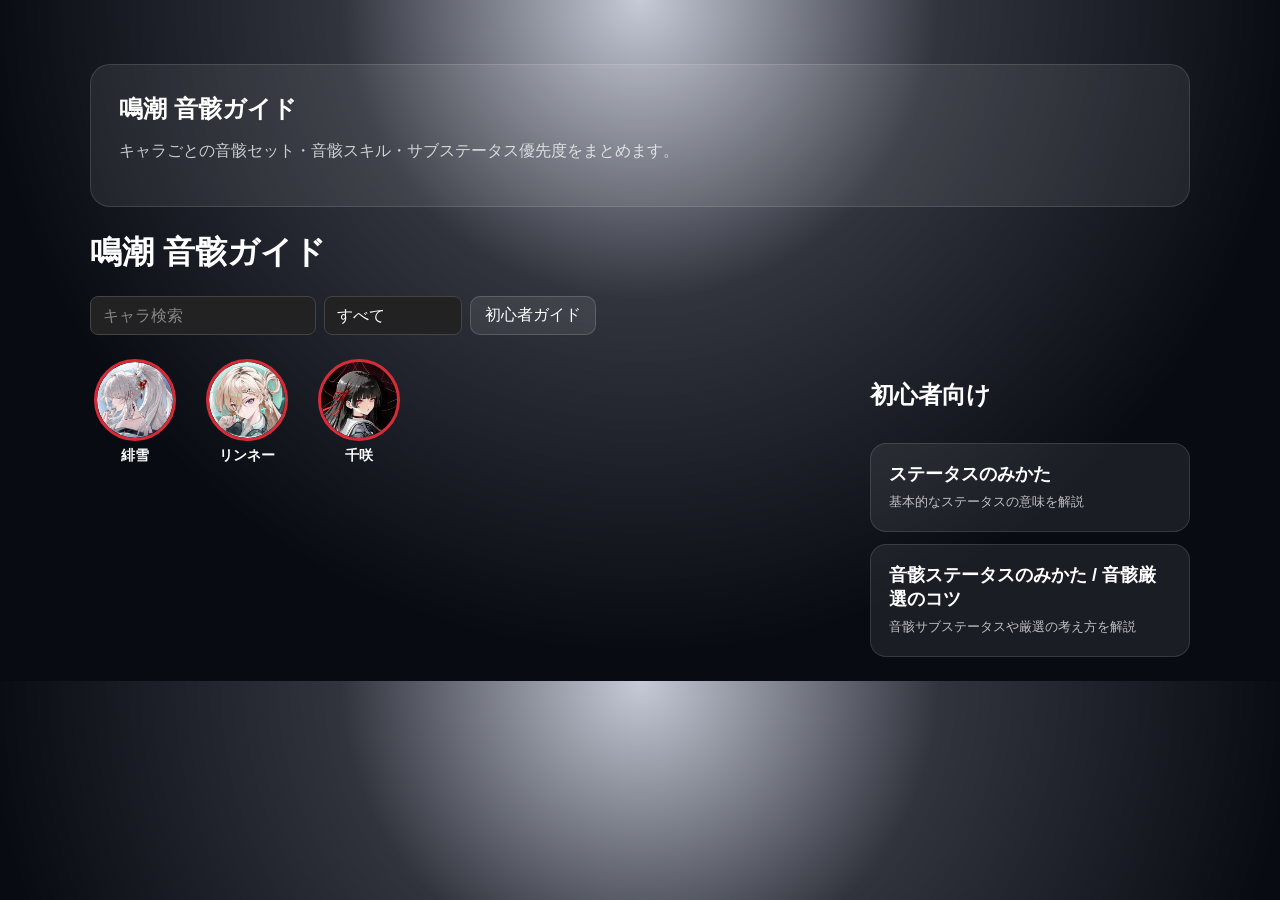
<file: index.html>
<!DOCTYPE html>
<html lang="ja">
<head>
  <meta charset="UTF-8">
  <meta name="viewport" content="width=device-width, initial-scale=1.0">
<!-- Google tag (gtag.js) -->
<script async src="https://www.googletagmanager.com/gtag/js?id=G-86D8YT72SP"></script>
<script>
  window.dataLayer = window.dataLayer || [];
  function gtag(){dataLayer.push(arguments);}
  gtag('js', new Date());

  gtag('config', 'G-86D8YT72SP');
</script>
  <title>鳴潮 音骸ガイド</title>
  <link rel="stylesheet" href="css/main.css">
</head>
<body>
  <div id="app"></div>

  <script src="data.js"></script>
  <script src="script.js"></script>
</body>
</html>
</file>
<file: css/main.css>
@import "./base.css";
@import "./layout.css";
@import "./components.css";
@import "./home.css";
@import "./detail.css";
@import "./guide.css";
@import "./themes.css";
</file>
